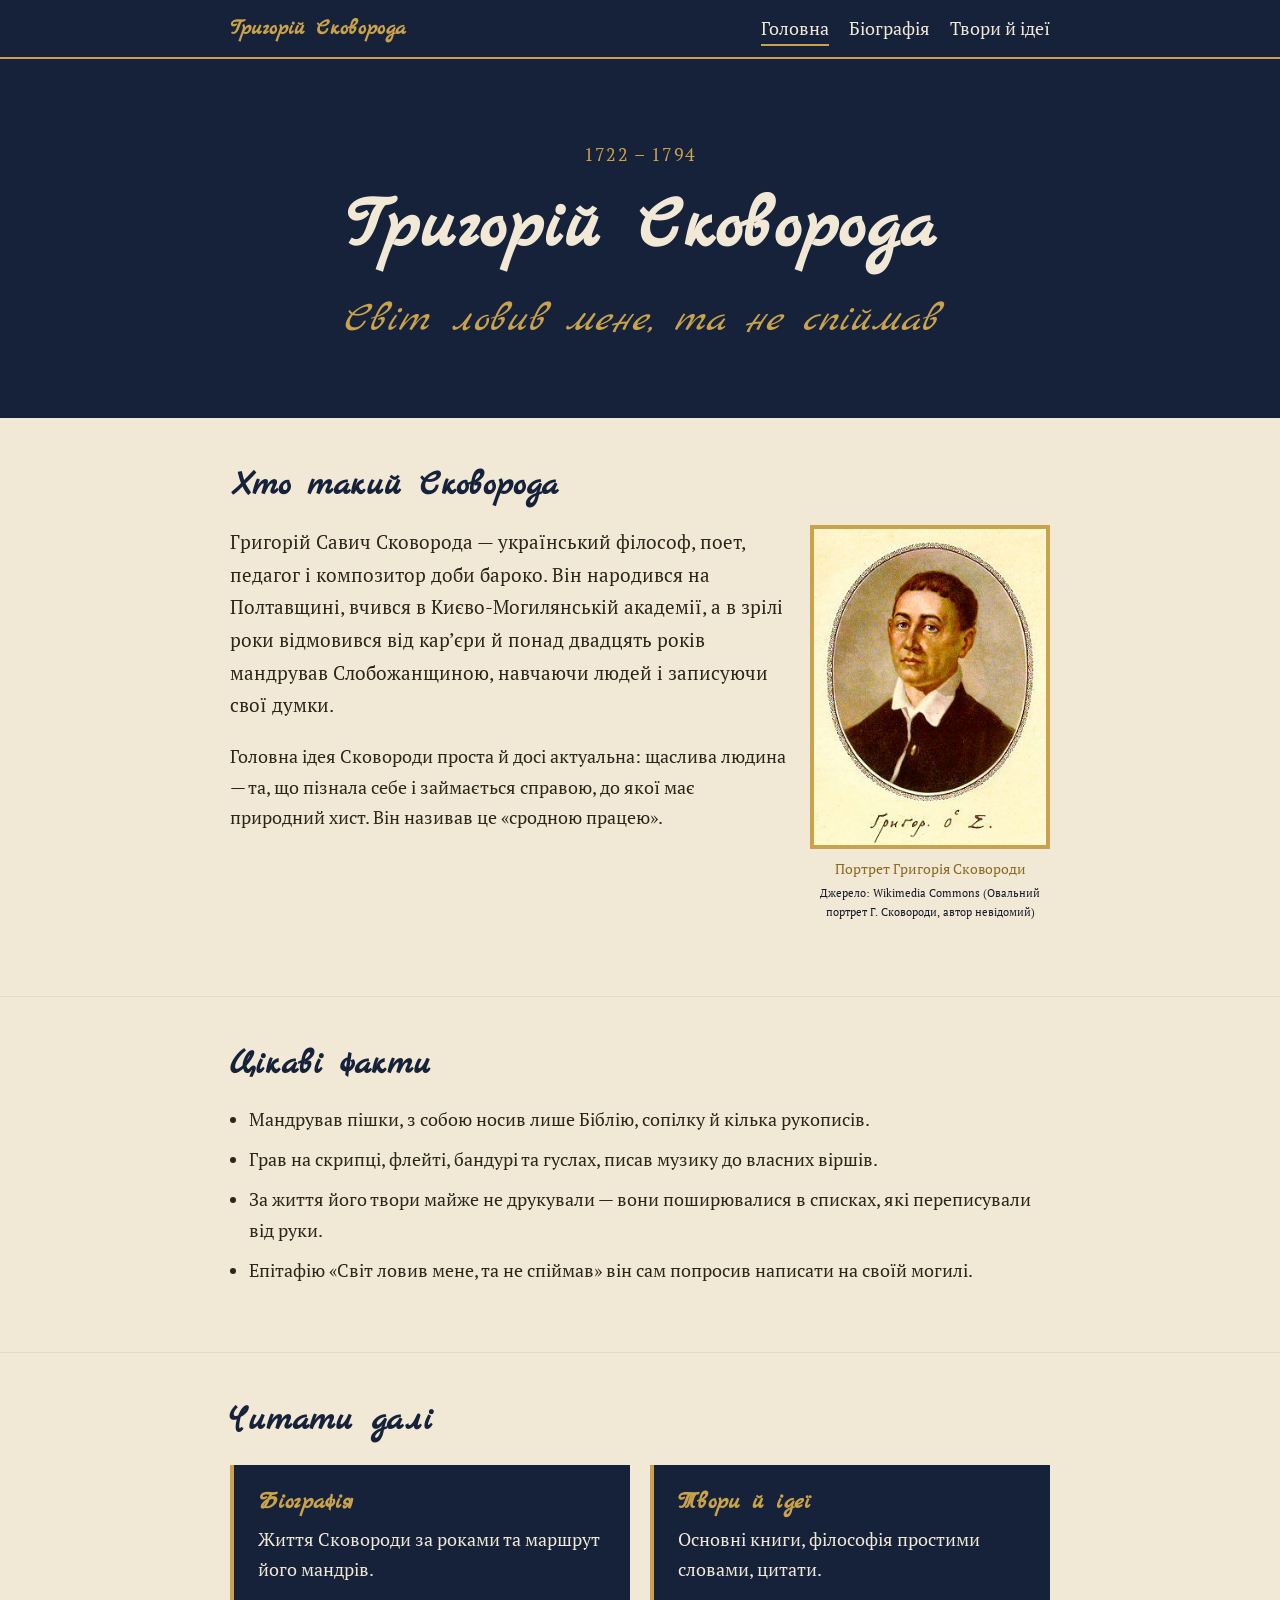
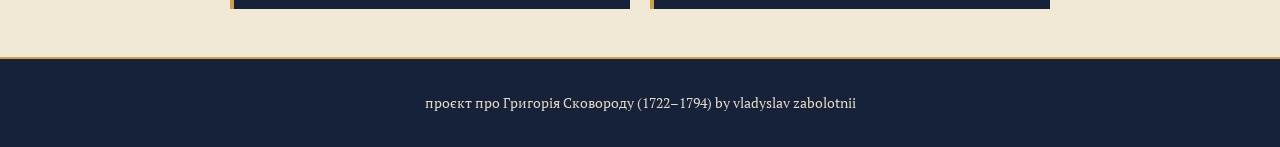
<file: index.html>
<!DOCTYPE html>
<html lang="uk">
<head>
  <meta charset="UTF-8">
  <meta name="viewport" content="width=device-width, initial-scale=1">
  <title>Григорій Сковорода — мандрівний філософ</title>
  <link rel="preconnect" href="https://fonts.googleapis.com">
  <link rel="preconnect" href="https://fonts.gstatic.com" crossorigin>
  <link href="https://fonts.googleapis.com/css2?family=Marck+Script&family=PT+Serif:ital,wght@0,400;0,700;1,400&display=swap" rel="stylesheet">
  <link rel="stylesheet" href="style.css">
</head>
<body>
<nav class="nav"><div class="wrap">
  <a class="logo" href="index.html">Григорій Сковорода</a>
  <ul>
    <li><a href="index.html" aria-current="page">Головна</a></li>
    <li><a href="biography.html">Біографія</a></li>
    <li><a href="works.html">Твори й ідеї</a></li>
  </ul>
</div></nav>
<header class="hero"><div class="wrap">
  <p class="years">1722 – 1794</p>
  <h1>Григорій Сковорода</h1>
  <p class="epitaph">Світ ловив мене, та не спіймав</p>
</div></header>
<main>
  <section><div class="wrap">
    <h2>Хто такий Сковорода</h2>
    <figure class="portrait">
      <img src="Image/skovoroda-portrait.jpg" alt="Портрет Григорія Сковороди">
      <figcaption>Портрет Григорія Сковороди</figcaption>
      <p class="imageSource">Джерело: Wikimedia Commons (Овальний портрет Г. Сковороди, автор невідомий)</p>
    </figure>
    <p class="lead">Григорій Савич Сковорода — український філософ, поет, педагог і композитор доби бароко. Він народився на Полтавщині, вчився в Києво-Могилянській академії, а в зрілі роки відмовився від кар’єри й понад двадцять років мандрував Слобожанщиною, навчаючи людей і записуючи свої думки.</p>
    <p>Головна ідея Сковороди проста й досі актуальна: щаслива людина — та, що пізнала себе і займається справою, до якої має природний хист. Він називав це «сродною працею».</p>
  </div></section>
  <section><div class="wrap">
    <h2>Цікаві факти</h2>
    <ul class="fact-list">
      <li>Мандрував пішки, з собою носив лише Біблію, сопілку й кілька рукописів.</li>
      <li>Грав на скрипці, флейті, бандурі та гуслах, писав музику до власних віршів.</li>
      <li>За життя його твори майже не друкували — вони поширювалися в списках, які переписували від руки.</li>
      <li>Епітафію «Світ ловив мене, та не спіймав» він сам попросив написати на своїй могилі.</li>
    </ul>
  </div></section>
  <section><div class="wrap">
    <h2>Читати далі</h2>
    <div class="cards">
      <a class="card" href="biography.html"><h3>Біографія</h3><p>Життя Сковороди за роками та маршрут його мандрів.</p></a>
      <a class="card" href="works.html"><h3>Твори й ідеї</h3><p>Основні книги, філософія простими словами, цитати.</p></a>
    </div>
  </div></section>
</main>
<footer><div class="wrap"> проєкт про Григорія Сковороду (1722–1794) by vladyslav zabolotnii</div></footer>
</body>
</html>
</file>
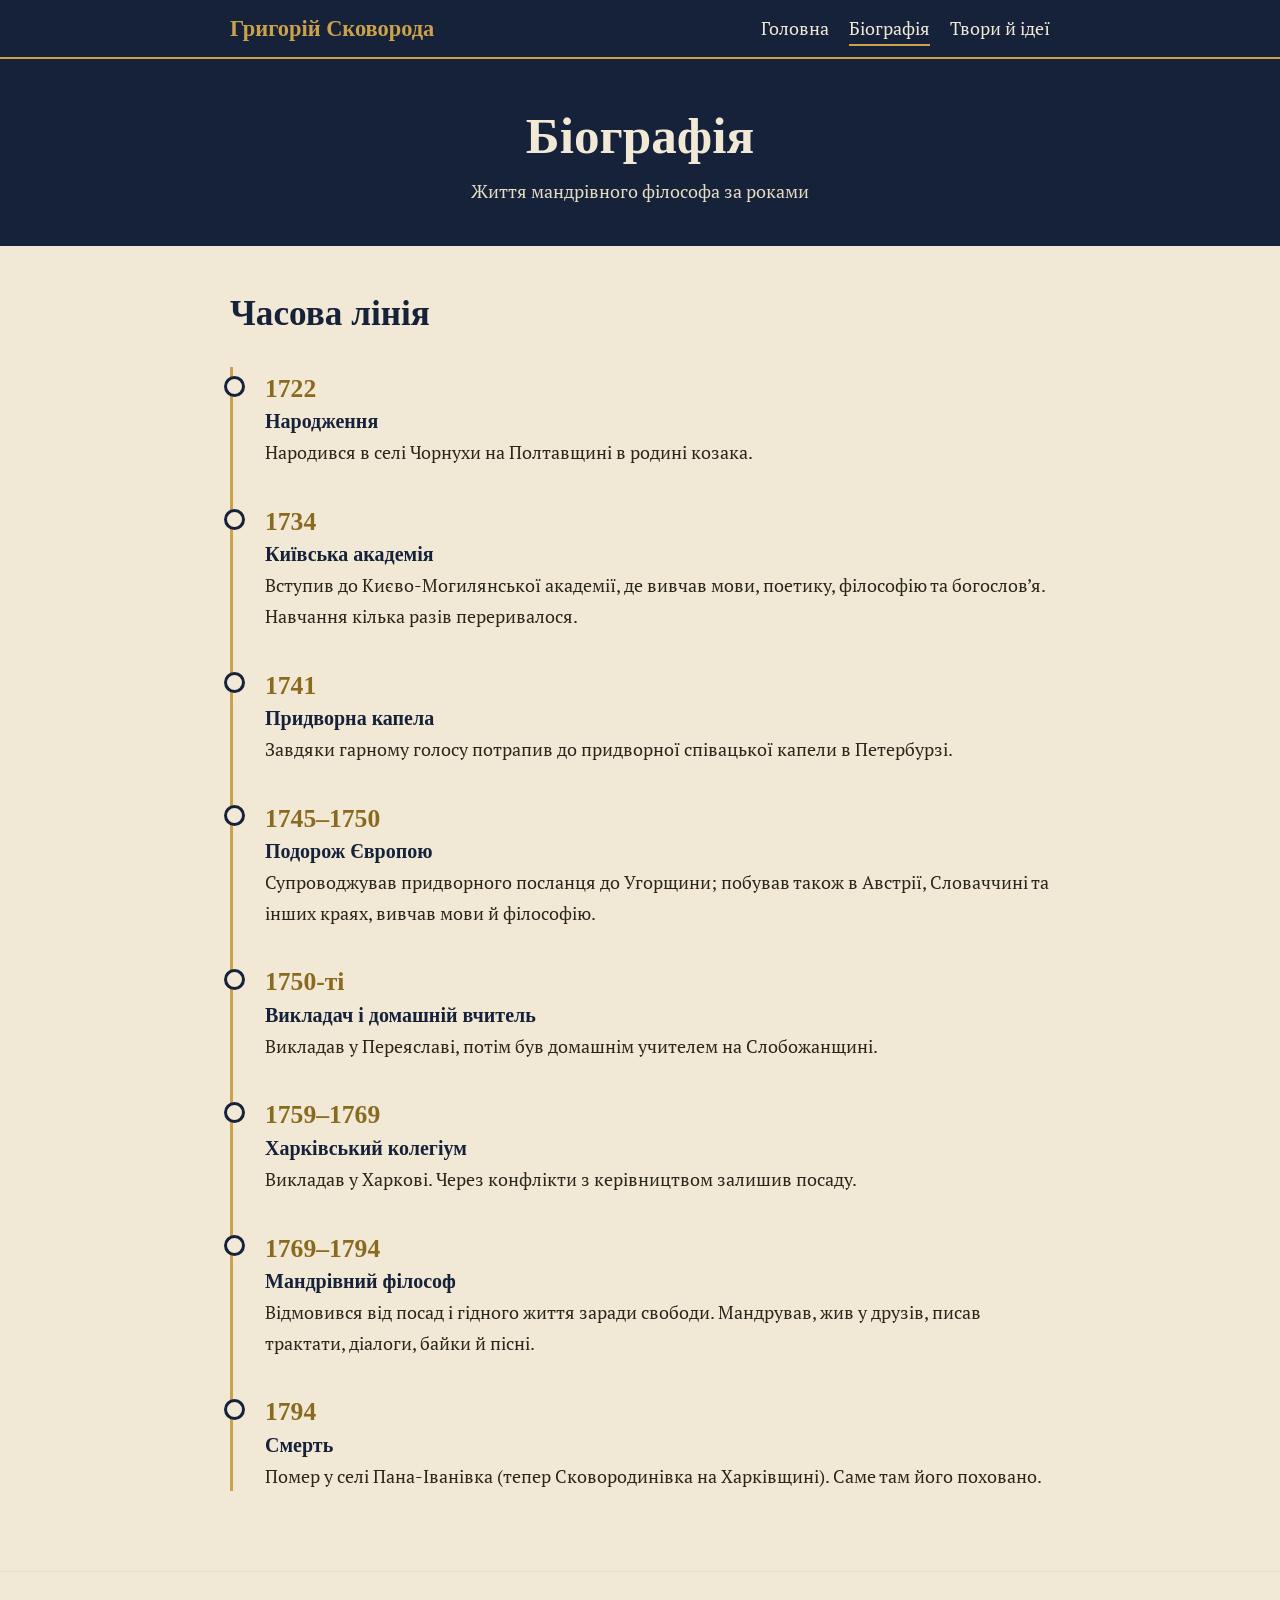
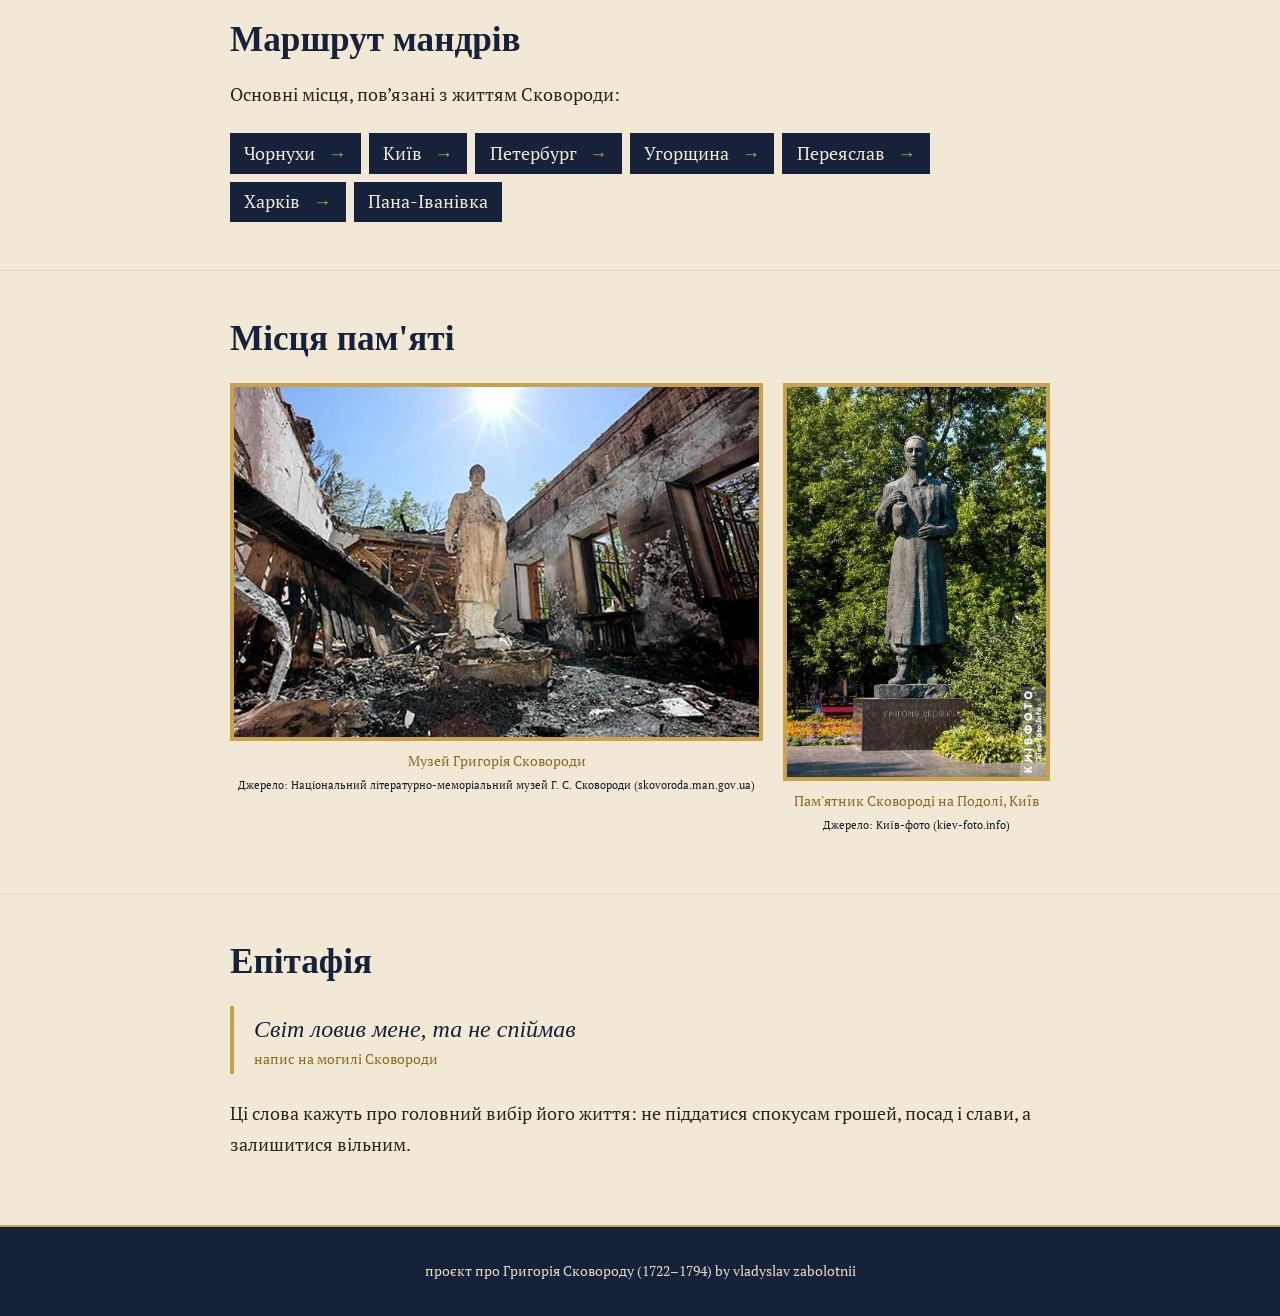
<file: Biography.html>
<!DOCTYPE html>
<html lang="uk">
<head>
  <meta charset="UTF-8">
  <meta name="viewport" content="width=device-width, initial-scale=1">
  <title>Біографія — Григорій Сковорода</title>
  <link rel="preconnect" href="https://fonts.googleapis.com">
  <link rel="preconnect" href="https://fonts.gstatic.com" crossorigin>
  <link href="https://fonts.googleapis.com/css2?family=Cormorant+Garamond:ital,wght@0,600;0,700;1,500&family=PT+Serif:ital,wght@0,400;0,700;1,400&display=swap" rel="stylesheet">
  <link rel="stylesheet" href="style.css">
</head>
<body>
<nav class="nav"><div class="wrap">
  <a class="logo" href="index.html">Григорій Сковорода</a>
  <ul>
    <li><a href="index.html">Головна</a></li>
    <li><a href="Biography.html" aria-current="page">Біографія</a></li>
    <li><a href="works.html">Твори й ідеї</a></li>
  </ul>
</div></nav>
<header class="hero small"><div class="wrap">
  <h1>Біографія</h1>
  <p>Життя мандрівного філософа за роками</p>
</div></header>
<main>
  <section><div class="wrap">
    <h2>Часова лінія</h2>
    <ol class="timeline">
      <li><span class="year">1722</span><h3>Народження</h3><p>Народився в селі Чорнухи на Полтавщині в родині козака.</p></li>
      <li><span class="year">1734</span><h3>Київська академія</h3><p>Вступив до Києво-Могилянської академії, де вивчав мови, поетику, філософію та богослов’я. Навчання кілька разів переривалося.</p></li>
      <li><span class="year">1741</span><h3>Придворна капела</h3><p>Завдяки гарному голосу потрапив до придворної співацької капели в Петербурзі.</p></li>
      <li><span class="year">1745–1750</span><h3>Подорож Європою</h3><p>Супроводжував придворного посланця до Угорщини; побував також в Австрії, Словаччині та інших краях, вивчав мови й філософію.</p></li>
      <li><span class="year">1750-ті</span><h3>Викладач і домашній вчитель</h3><p>Викладав у Переяславі, потім був домашнім учителем на Слобожанщині.</p></li>
      <li><span class="year">1759–1769</span><h3>Харківський колегіум</h3><p>Викладав у Харкові. Через конфлікти з керівництвом залишив посаду.</p></li>
      <li><span class="year">1769–1794</span><h3>Мандрівний філософ</h3><p>Відмовився від посад і гідного життя заради свободи. Мандрував, жив у друзів, писав трактати, діалоги, байки й пісні.</p></li>
      <li><span class="year">1794</span><h3>Смерть</h3><p>Помер у селі Пана-Іванівка (тепер Сковородинівка на Харківщині). Саме там його поховано.</p></li>
    </ol>
  </div></section>
  <section><div class="wrap">
    <h2>Маршрут мандрів</h2>
    <p>Основні місця, пов’язані з життям Сковороди:</p>
    <ul class="route">
      <li>Чорнухи</li><li>Київ</li><li>Петербург</li><li>Угорщина</li><li>Переяслав</li><li>Харків</li><li>Пана-Іванівка</li>
    </ul>
  </div></section>
  <section>
    <div class="wrap">
      <h2>Місця пам'яті</h2>
      <div class="gallery">
        <figure>
          <img src="Image/skovoroda-museum.jpg" alt="Музей Григорія Сковороди" loading="lazy">
          <figcaption>Музей Григорія Сковороди</figcaption>
          <p class="imageSource">Джерело: Національний літературно-меморіальний музей Г. С. Сковороди (skovoroda.man.gov.ua)</p>
        </figure>
        <figure>
          <img src="Image/skovoroda-monument-podil.png" alt="Пам'ятник Григорію Сковороді на Подолі в Києві" loading="lazy">
          <figcaption>Пам'ятник Сковороді на Подолі, Київ</figcaption>
          <p class="imageSource">Джерело: Київ-фото (kiev-foto.info)</p>
        </figure>
      </div>
    </div>
  </section>
  <section><div class="wrap">
    <h2>Епітафія</h2>
    <blockquote>Світ ловив мене, та не спіймав<cite>напис на могилі Сковороди</cite></blockquote>
    <p>Ці слова кажуть про головний вибір його життя: не піддатися спокусам грошей, посад і слави, а залишитися вільним.</p>
  </div></section>
</main>
<footer><div class="wrap"> проєкт про Григорія Сковороду (1722–1794) by vladyslav zabolotnii</div></footer>
</body>
</html>
</file>
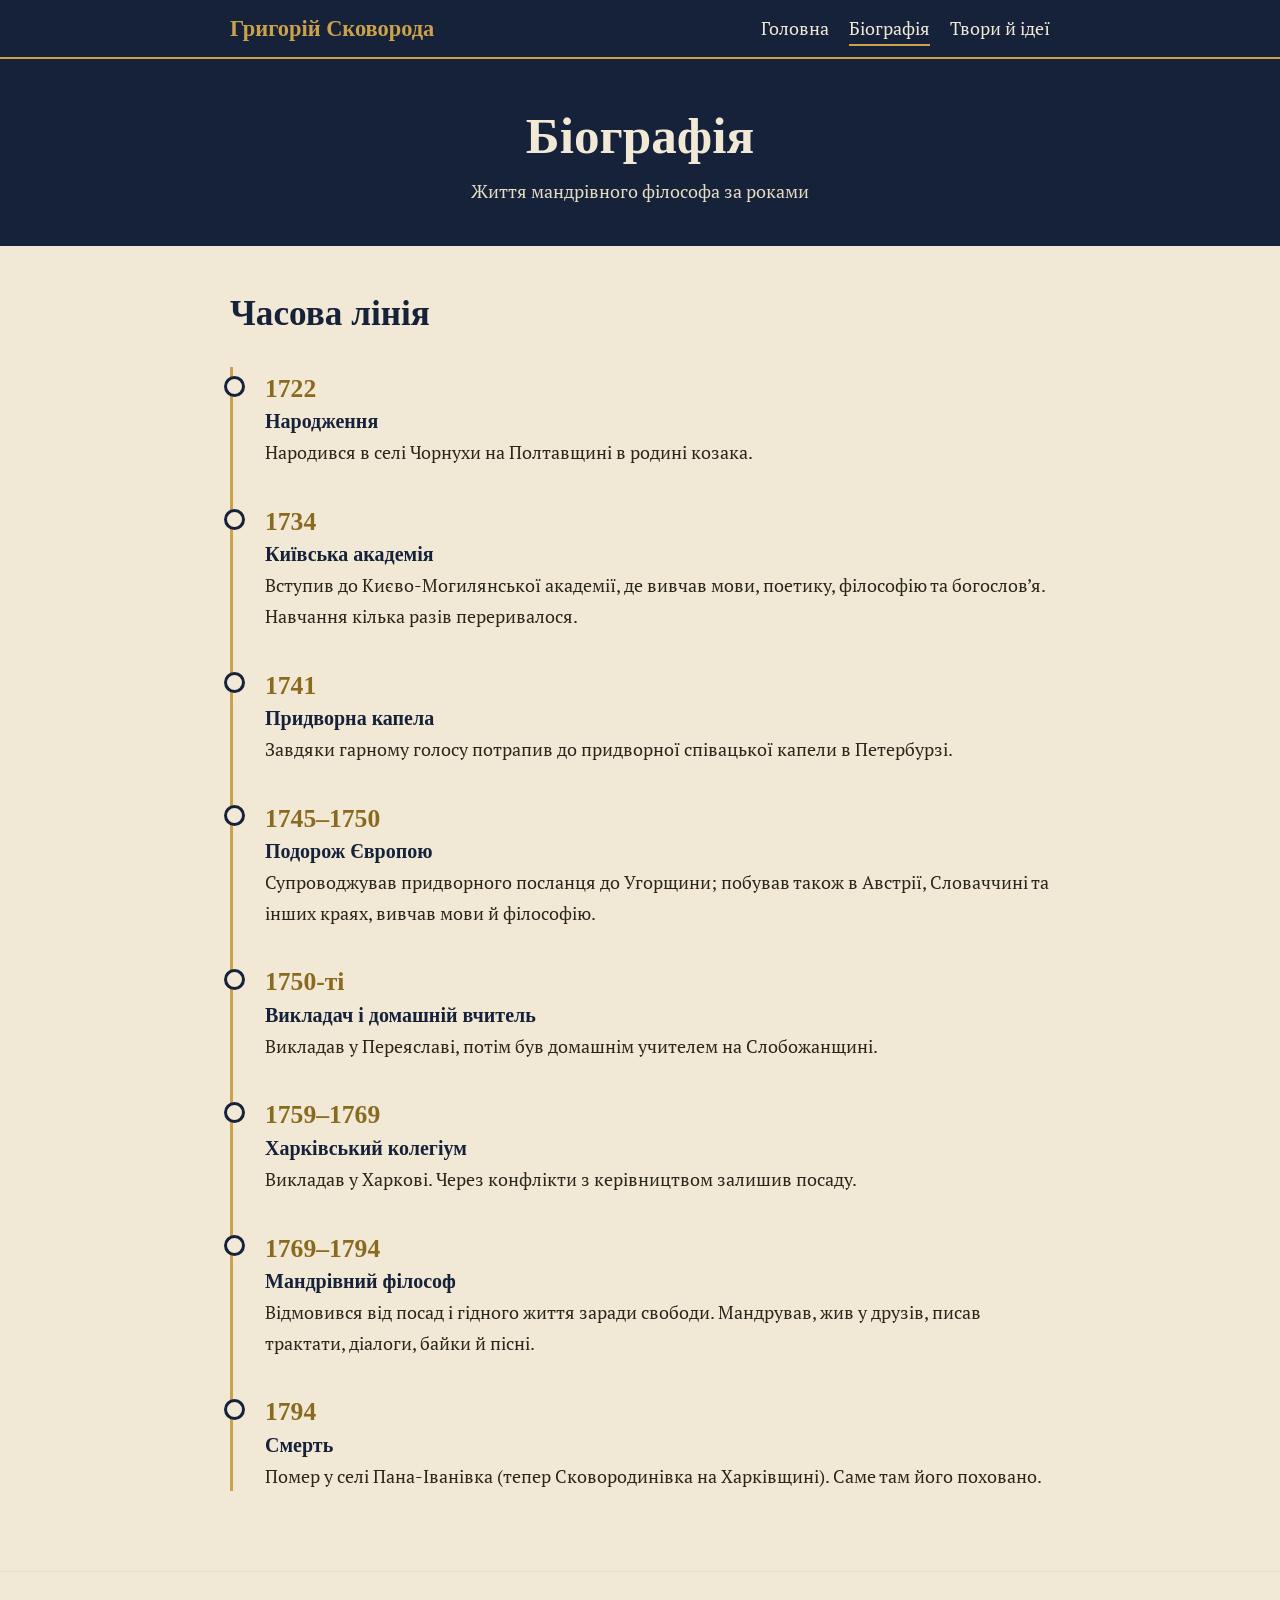
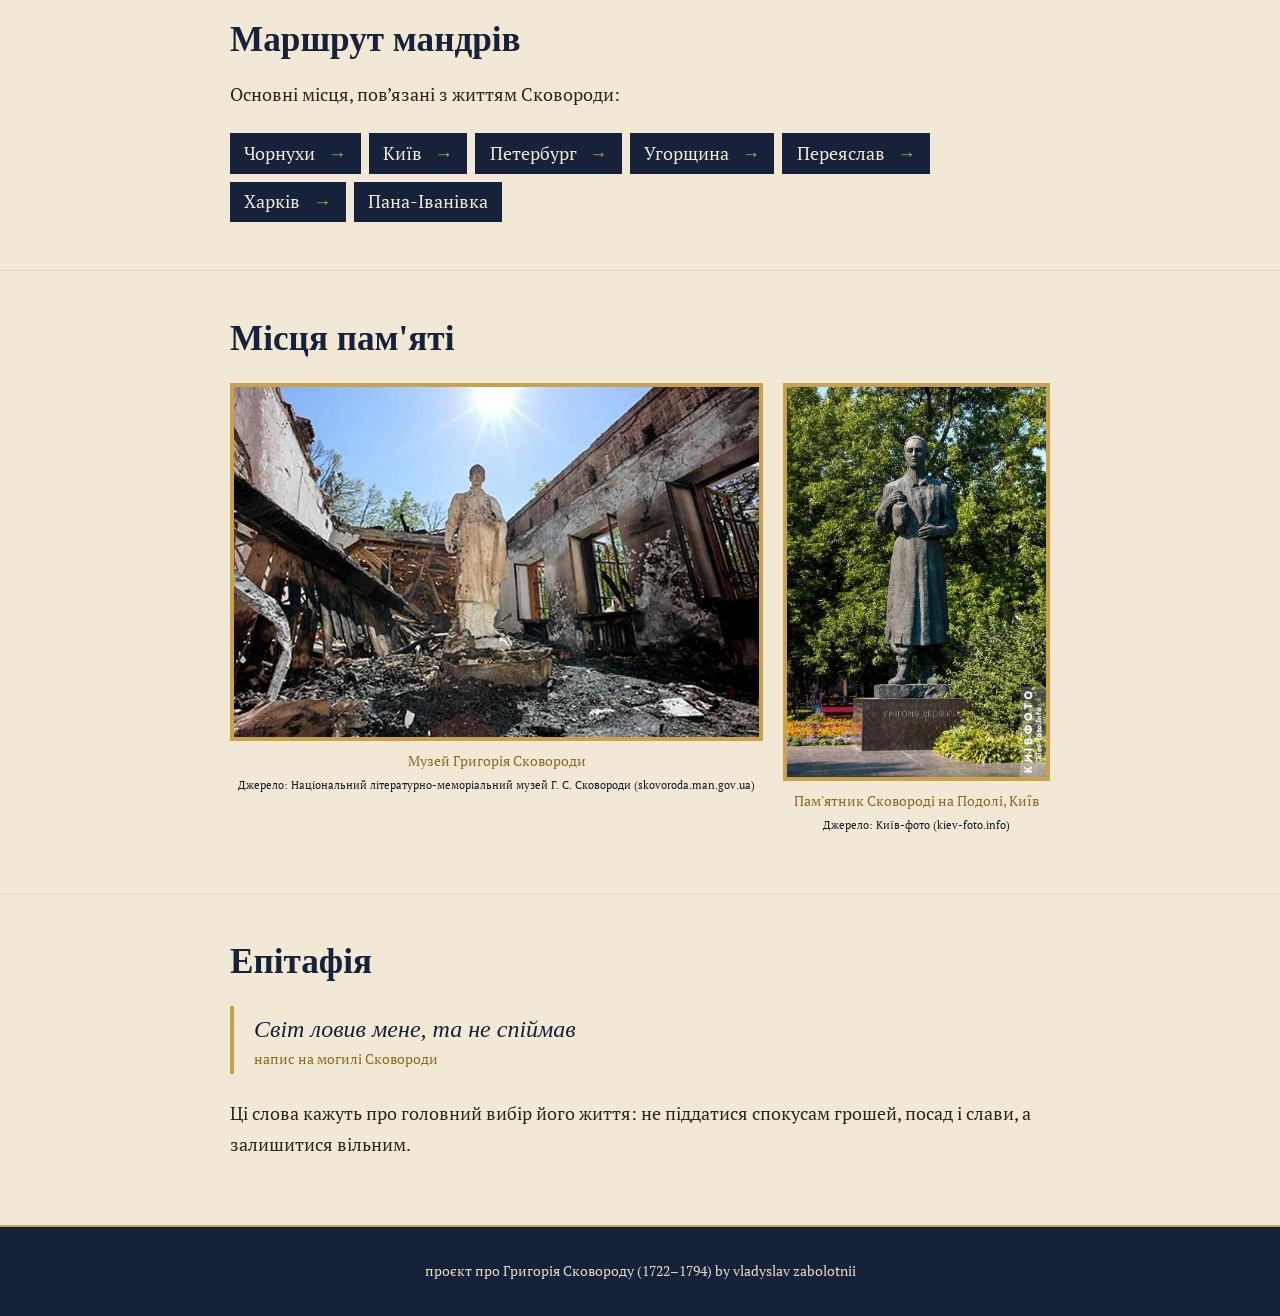
<file: biography.html>
<!DOCTYPE html>
<html lang="uk">
<head>
  <meta charset="UTF-8">
  <meta name="viewport" content="width=device-width, initial-scale=1">
  <title>Біографія — Григорій Сковорода</title>
  <link rel="preconnect" href="https://fonts.googleapis.com">
  <link rel="preconnect" href="https://fonts.gstatic.com" crossorigin>
  <link href="https://fonts.googleapis.com/css2?family=Cormorant+Garamond:ital,wght@0,600;0,700;1,500&family=PT+Serif:ital,wght@0,400;0,700;1,400&display=swap" rel="stylesheet">
  <link rel="stylesheet" href="style.css">
</head>
<body>
<nav class="nav"><div class="wrap">
  <a class="logo" href="index.html">Григорій Сковорода</a>
  <ul>
    <li><a href="index.html">Головна</a></li>
    <li><a href="biography.html" aria-current="page">Біографія</a></li>
    <li><a href="works.html">Твори й ідеї</a></li>
  </ul>
</div></nav>
<header class="hero small"><div class="wrap">
  <h1>Біографія</h1>
  <p>Життя мандрівного філософа за роками</p>
</div></header>
<main>
  <section><div class="wrap">
    <h2>Часова лінія</h2>
    <ol class="timeline">
      <li><span class="year">1722</span><h3>Народження</h3><p>Народився в селі Чорнухи на Полтавщині в родині козака.</p></li>
      <li><span class="year">1734</span><h3>Київська академія</h3><p>Вступив до Києво-Могилянської академії, де вивчав мови, поетику, філософію та богослов’я. Навчання кілька разів переривалося.</p></li>
      <li><span class="year">1741</span><h3>Придворна капела</h3><p>Завдяки гарному голосу потрапив до придворної співацької капели в Петербурзі.</p></li>
      <li><span class="year">1745–1750</span><h3>Подорож Європою</h3><p>Супроводжував придворного посланця до Угорщини; побував також в Австрії, Словаччині та інших краях, вивчав мови й філософію.</p></li>
      <li><span class="year">1750-ті</span><h3>Викладач і домашній вчитель</h3><p>Викладав у Переяславі, потім був домашнім учителем на Слобожанщині.</p></li>
      <li><span class="year">1759–1769</span><h3>Харківський колегіум</h3><p>Викладав у Харкові. Через конфлікти з керівництвом залишив посаду.</p></li>
      <li><span class="year">1769–1794</span><h3>Мандрівний філософ</h3><p>Відмовився від посад і гідного життя заради свободи. Мандрував, жив у друзів, писав трактати, діалоги, байки й пісні.</p></li>
      <li><span class="year">1794</span><h3>Смерть</h3><p>Помер у селі Пана-Іванівка (тепер Сковородинівка на Харківщині). Саме там його поховано.</p></li>
    </ol>
  </div></section>
  <section><div class="wrap">
    <h2>Маршрут мандрів</h2>
    <p>Основні місця, пов’язані з життям Сковороди:</p>
    <ul class="route">
      <li>Чорнухи</li><li>Київ</li><li>Петербург</li><li>Угорщина</li><li>Переяслав</li><li>Харків</li><li>Пана-Іванівка</li>
    </ul>
  </div></section>
  <section>
    <div class="wrap">
      <h2>Місця пам'яті</h2>
      <div class="gallery">
        <figure>
          <img src="Image/skovoroda-museum.jpg" alt="Музей Григорія Сковороди" loading="lazy">
          <figcaption>Музей Григорія Сковороди</figcaption>
          <p class="imageSource">Джерело: Національний літературно-меморіальний музей Г. С. Сковороди (skovoroda.man.gov.ua)</p>
        </figure>
        <figure>
          <img src="Image/skovoroda-monument-podil.png" alt="Пам'ятник Григорію Сковороді на Подолі в Києві" loading="lazy">
          <figcaption>Пам'ятник Сковороді на Подолі, Київ</figcaption>
          <p class="imageSource">Джерело: Київ-фото (kiev-foto.info)</p>
        </figure>
      </div>
    </div>
  </section>
  <section><div class="wrap">
    <h2>Епітафія</h2>
    <blockquote>Світ ловив мене, та не спіймав<cite>напис на могилі Сковороди</cite></blockquote>
    <p>Ці слова кажуть про головний вибір його життя: не піддатися спокусам грошей, посад і слави, а залишитися вільним.</p>
  </div></section>
</main>
<footer><div class="wrap"> проєкт про Григорія Сковороду (1722–1794) by vladyslav zabolotnii</div></footer>
</body>
</html>
</file>
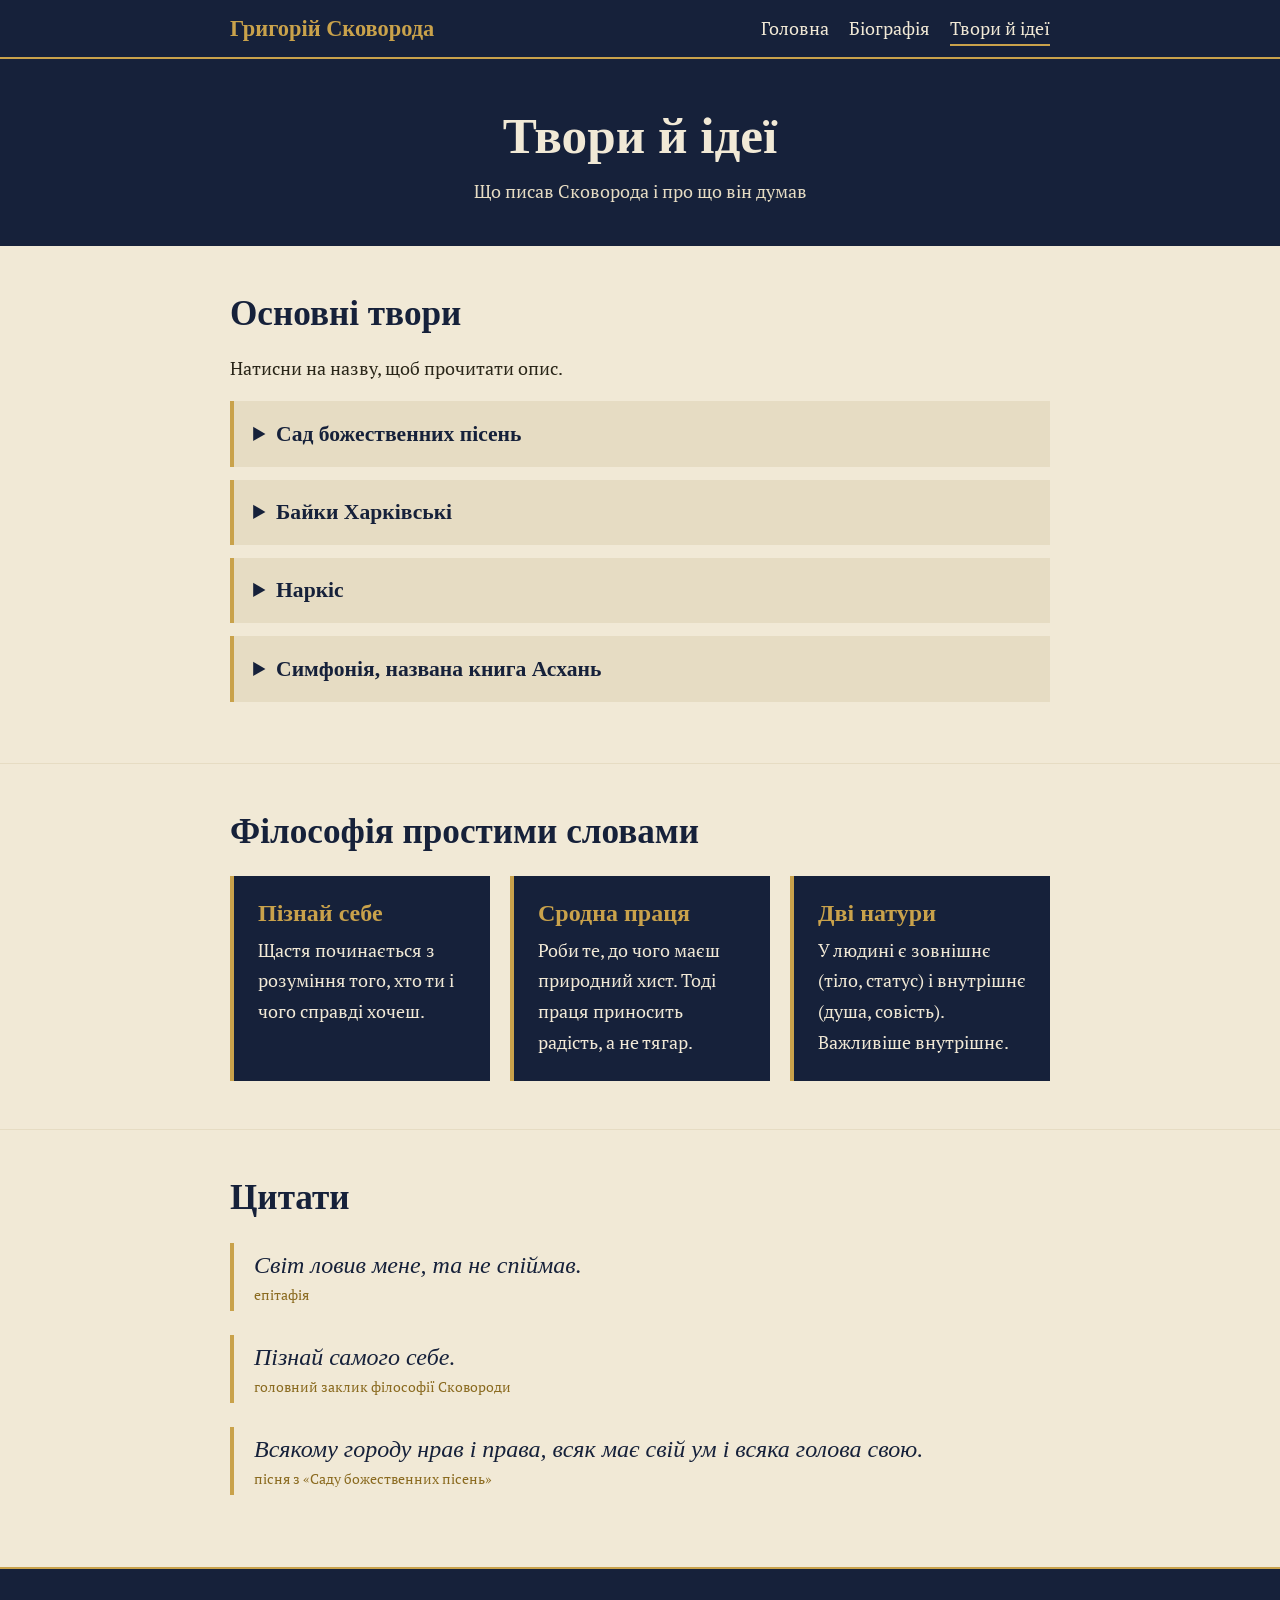
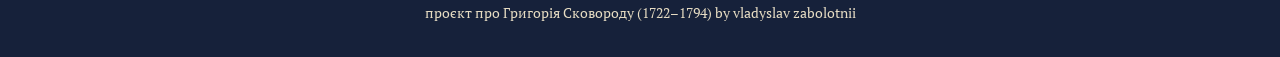
<file: works.html>
<!DOCTYPE html>
<html lang="uk">
<head>
  <meta charset="UTF-8">
  <meta name="viewport" content="width=device-width, initial-scale=1">
  <title>Твори й ідеї — Григорій Сковорода</title>
  <link rel="preconnect" href="https://fonts.googleapis.com">
  <link rel="preconnect" href="https://fonts.gstatic.com" crossorigin>
  <link href="https://fonts.googleapis.com/css2?family=Cormorant+Garamond:ital,wght@0,600;0,700;1,500&family=PT+Serif:ital,wght@0,400;0,700;1,400&display=swap" rel="stylesheet">
  <link rel="stylesheet" href="style.css">
</head>
<body>
<nav class="nav"><div class="wrap">
  <a class="logo" href="index.html">Григорій Сковорода</a>
  <ul>
    <li><a href="index.html">Головна</a></li>
    <li><a href="biography.html">Біографія</a></li>
    <li><a href="works.html" aria-current="page">Твори й ідеї</a></li>
  </ul>
</div></nav>
<header class="hero small"><div class="wrap">
  <h1>Твори й ідеї</h1>
  <p>Що писав Сковорода і про що він думав</p>
</div></header>
<main>
  <section><div class="wrap">
    <h2>Основні твори</h2>
    <p>Натисни на назву, щоб прочитати опис.</p>
    <details><summary>Сад божественних пісень</summary><p>Збірка віршів, багато з яких мали мелодії. Пісні були дуже популярні серед мандрівних співців і поширювалися усно та в списках.</p></details>
    <details><summary>Байки Харківські</summary><p>Збірка з 30 байок із повчальним змістом. У кожній байці є «сила», тобто мораль, яку автор пояснює читачеві.</p></details>
    <details><summary>Наркіс</summary><p>Філософський діалог про самопізнання. Його головна думка: щоб знати світ, потрібно спершу пізнати себе.</p></details>
    <details><summary>Симфонія, названа книга Асхань</summary><p>Діалог про те, що таке істина й де її шукати. Один із ранніх філософських творів Сковороди.</p></details>
  </div></section>
  <section><div class="wrap">
    <h2>Філософія простими словами</h2>
    <div class="cards">
      <div class="card"><h3>Пізнай себе</h3><p>Щастя починається з розуміння того, хто ти і чого справді хочеш.</p></div>
      <div class="card"><h3>Сродна праця</h3><p>Роби те, до чого маєш природний хист. Тоді праця приносить радість, а не тягар.</p></div>
      <div class="card"><h3>Дві натури</h3><p>У людині є зовнішнє (тіло, статус) і внутрішнє (душа, совість). Важливіше внутрішнє.</p></div>
    </div>
  </div></section>
  <section><div class="wrap">
    <h2>Цитати</h2>
    <blockquote>Світ ловив мене, та не спіймав.<cite>епітафія</cite></blockquote>
    <blockquote>Пізнай самого себе.<cite>головний заклик філософії Сковороди</cite></blockquote>
    <blockquote>Всякому городу нрав і права, всяк має свій ум і всяка голова свою.<cite>пісня з «Саду божественних пісень»</cite></blockquote>
  </div></section>
</main>
<footer><div class="wrap"> проєкт про Григорія Сковороду (1722–1794)  by vladyslav zabolotnii</div></footer>
</body>
</html>
</file>
<file: style.css>
* {
  box-sizing: border-box;
}

html {
  scroll-behavior: smooth;
}

body {
  margin: 0;
  background: #f1e9d6;
  color: #2a2619;
  font: 18px/1.7 "PT Serif", Georgia, serif;
}

h1,
h2,
h3 {
  font-family: "Marck Script", cursive;
  line-height: 1.15;
  margin: 0 0 0.5em;
  color: #16213a;
}

h2 {
  font-size: 2.2rem;
}

h3 {
  font-size: 1.5rem;
}

a {
  color: #8a6a1f;
}

a:focus-visible,
summary:focus-visible {
  outline: 3px solid #c9a24b;
  outline-offset: 3px;
}

.wrap {
  max-width: 860px;
  margin: 0 auto;
  padding: 0 1.25rem;
}

.nav {
  position: sticky;
  top: 0;
  z-index: 10;
  background: #16213a;
  border-bottom: 2px solid #c9a24b;
}

.nav .wrap {
  display: flex;
  gap: 1.5rem;
  align-items: center;
  justify-content: space-between;
  flex-wrap: wrap;
  padding-top: 0.6rem;
  padding-bottom: 0.6rem;
}

.nav .logo {
  font-family: "Marck Script", cursive;
  font-size: 1.4rem;
  font-weight: 700;
  color: #c9a24b;
  text-decoration: none;
}

.nav ul {
  display: flex;
  gap: 1.25rem;
  list-style: none;
  margin: 0;
  padding: 0;
}

.nav ul a {
  color: #f1e9d6;
  text-decoration: none;
  padding: 0.2rem 0;
  border-bottom: 2px solid transparent;
}

.nav ul a:hover,
.nav ul a[aria-current] {
  border-color: #c9a24b;
}

.hero {
  background: #16213a;
  color: #f1e9d6;
  padding: 5rem 0 4.5rem;
  text-align: center;
}

.hero .years {
  color: #c9a24b;
  letter-spacing: 0.08em;
  margin: 0 0 1rem;
}

.hero h1 {
  color: #f1e9d6;
  font-size: clamp(2.6rem, 8vw, 4.6rem);
  margin-bottom: 1.5rem;
}

.epitaph {
  font-family: "Marck Script", cursive;
  font-style: italic;
  font-size: clamp(1.6rem, 4.5vw, 2.6rem);
  color: #c9a24b;
  max-width: 18em;
  margin: 0 auto;
  line-height: 1.25;
}

.hero.small {
  padding: 3rem 0 2.5rem;
}

.hero.small h1 {
  font-size: clamp(2.2rem, 6vw, 3.2rem);
  margin: 0;
}

.hero.small p {
  margin: 0.6rem 0 0;
  color: #e6dcc3;
}

section {
  padding: 3rem 0;
}

section + section {
  border-top: 1px solid #e6dcc3;
}

.lead {
  font-size: 1.2rem;
}

.cards {
  display: grid;
  grid-template-columns: repeat(auto-fit, minmax(240px, 1fr));
  gap: 1.25rem;
  margin-top: 1.5rem;
}

.card {
  display: block;
  background: #16213a;
  color: #f1e9d6;
  padding: 1.5rem;
  border-left: 4px solid #c9a24b;
  text-decoration: none;
}

.card h3 {
  color: #c9a24b;
  margin-bottom: 0.3em;
}

.card p {
  margin: 0;
}

.card:hover {
  background: #22304f;
}

.fact-list {
  padding-left: 1.2rem;
}

.fact-list li {
  margin-bottom: 0.6rem;
}

blockquote {
  margin: 1.5rem 0;
  padding: 0.4rem 0 0.4rem 1.25rem;
  border-left: 4px solid #c9a24b;
  font-family: "Marck Script", cursive;
  font-style: italic;
  font-size: 1.5rem;
  line-height: 1.35;
  color: #16213a;
}

blockquote cite {
  display: block;
  font: normal 0.85rem "PT Serif", Georgia, serif;
  color: #8a6a1f;
  margin-top: 0.3rem;
}

.timeline {
  list-style: none;
  margin: 2rem 0 0;
  padding: 0 0 0 2rem;
  border-left: 3px solid #c9a24b;
}

.timeline li {
  position: relative;
  margin-bottom: 2rem;
}

.timeline li::before {
  content: "";
  position: absolute;
  left: calc(-2rem - 9px);
  top: 0.55rem;
  width: 15px;
  height: 15px;
  border-radius: 50%;
  background: #f1e9d6;
  border: 3px solid #16213a;
}

.timeline .year {
  display: block;
  font-family: "Marck Script", cursive;
  font-size: 1.6rem;
  font-weight: 700;
  color: #8a6a1f;
}

.timeline h3 {
  font-size: 1.25rem;
  margin-bottom: 0.2em;
}

.timeline p {
  margin: 0;
}

.route {
  display: flex;
  flex-wrap: wrap;
  gap: 0.5rem;
  list-style: none;
  padding: 0;
  margin: 1.5rem 0 0;
}

.route li {
  background: #16213a;
  color: #f1e9d6;
  padding: 0.3rem 0.9rem;
}

.route li:not(:last-child)::after {
  content: "→";
  color: #c9a24b;
  margin-left: 0.8rem;
}

details {
  background: #e6dcc3;
  margin-bottom: 0.8rem;
  border-left: 4px solid #c9a24b;
}

summary {
  cursor: pointer;
  padding: 0.9rem 1.2rem;
  font-family: "Marck Script", cursive;
  font-size: 1.35rem;
  font-weight: 700;
  color: #16213a;
}

details[open] summary {
  border-bottom: 1px solid #f1e9d6;
}

details p {
  margin: 0;
  padding: 1rem 1.2rem;
}

.note {
  font-size: 0.9rem;
  color: #8a6a1f;
}

footer {
  background: #16213a;
  color: #e6dcc3;
  padding: 2rem 0;
  text-align: center;
  font-size: 0.9rem;
  border-top: 2px solid #c9a24b;
}

@media (max-width: 560px) {
  body {
    font-size: 17px;
  }

  .nav ul {
    gap: 0.9rem;
  }

  .hero {
    padding: 3.5rem 0 3rem;
  }
}

@media (prefers-reduced-motion: reduce) {
  html {
    scroll-behavior: auto;
  }
}
section {
  display: flow-root;
}

.portrait {
  float: right;
  width: 240px;
  margin: 0 0 1rem 1.5rem;
}

.portrait img {
  display: block;
  width: 100%;
  height: auto;
  border: 4px solid #c9a24b;
}

.portrait figcaption,
.gallery figcaption {
  margin-top: 0.5rem;
  font-size: 0.9rem;
  color: #8a6a1f;
  text-align: center;
}

.gallery {
  display: grid;
  grid-template-columns: 2fr 1fr;
  gap: 1.25rem;
  align-items: start;
  margin-top: 1.5rem;
}

.gallery figure {
  margin: 0;
}

.gallery img {
  display: block;
  width: 100%;
  height: auto;
  border: 4px solid #c9a24b;
}
.imageSource{
  margin-top: 0.1rem;
  font-size: 0.7rem;
  color: #151a29;
  text-align: center;
}

@media (max-width: 560px) {
  .portrait {
    float: none;
    width: 100%;
    max-width: 260px;
    margin: 1rem auto;
  }

  .gallery {
    grid-template-columns: 1fr;
  }

  .gallery figure:last-child {
    max-width: 280px;
    margin: 0 auto;
  }
}
</file>
